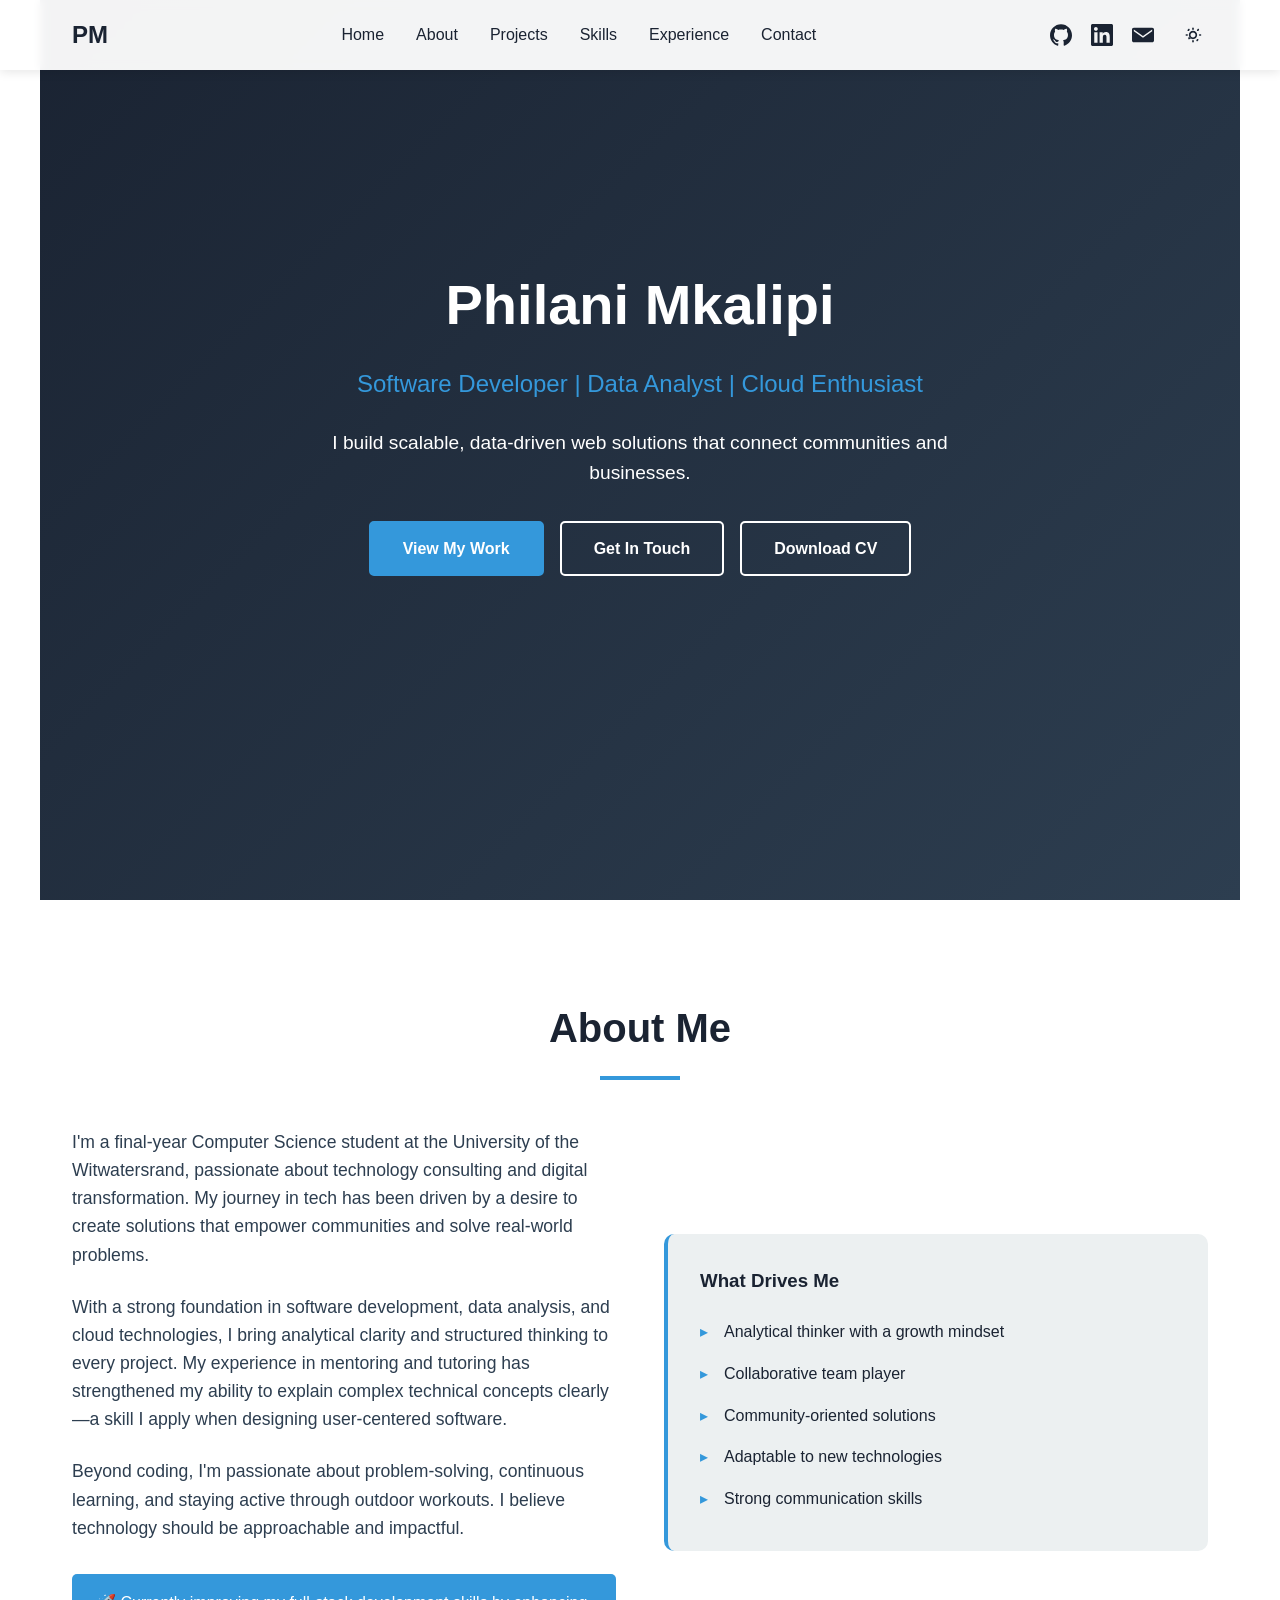
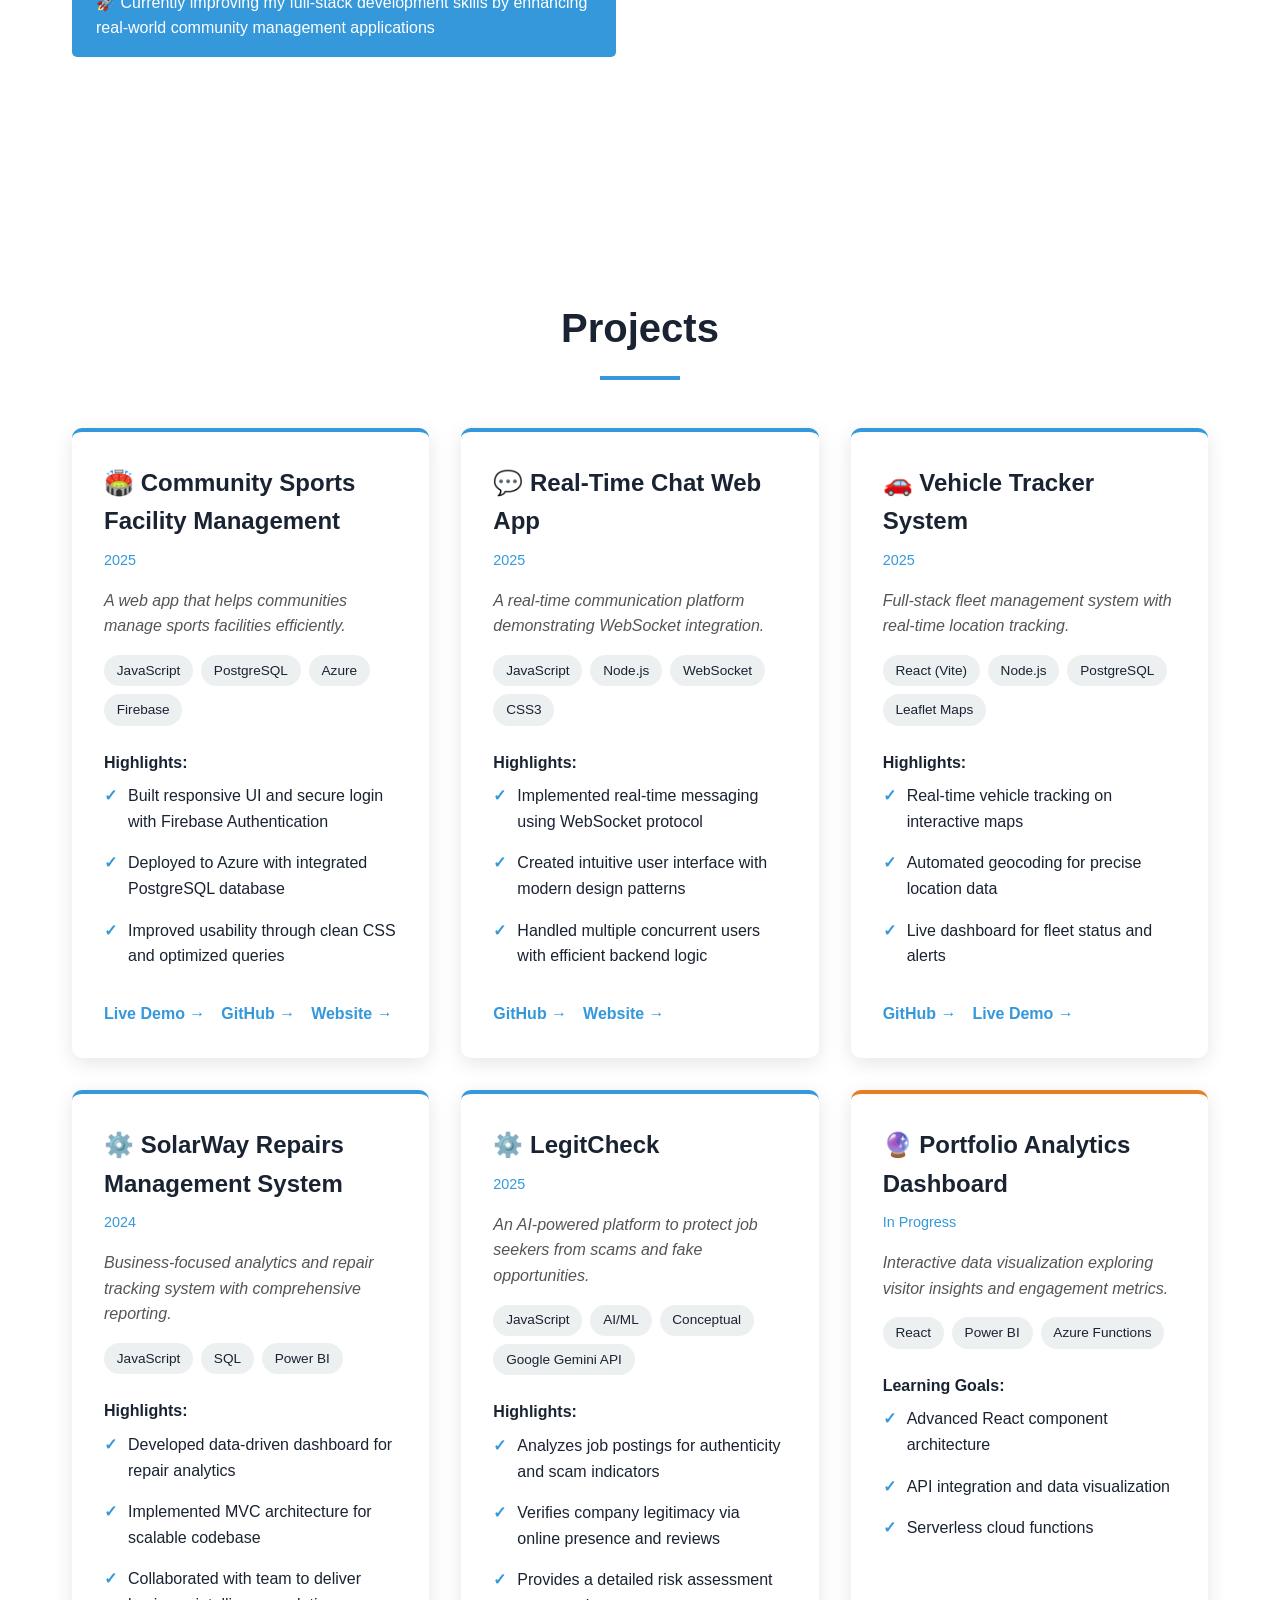
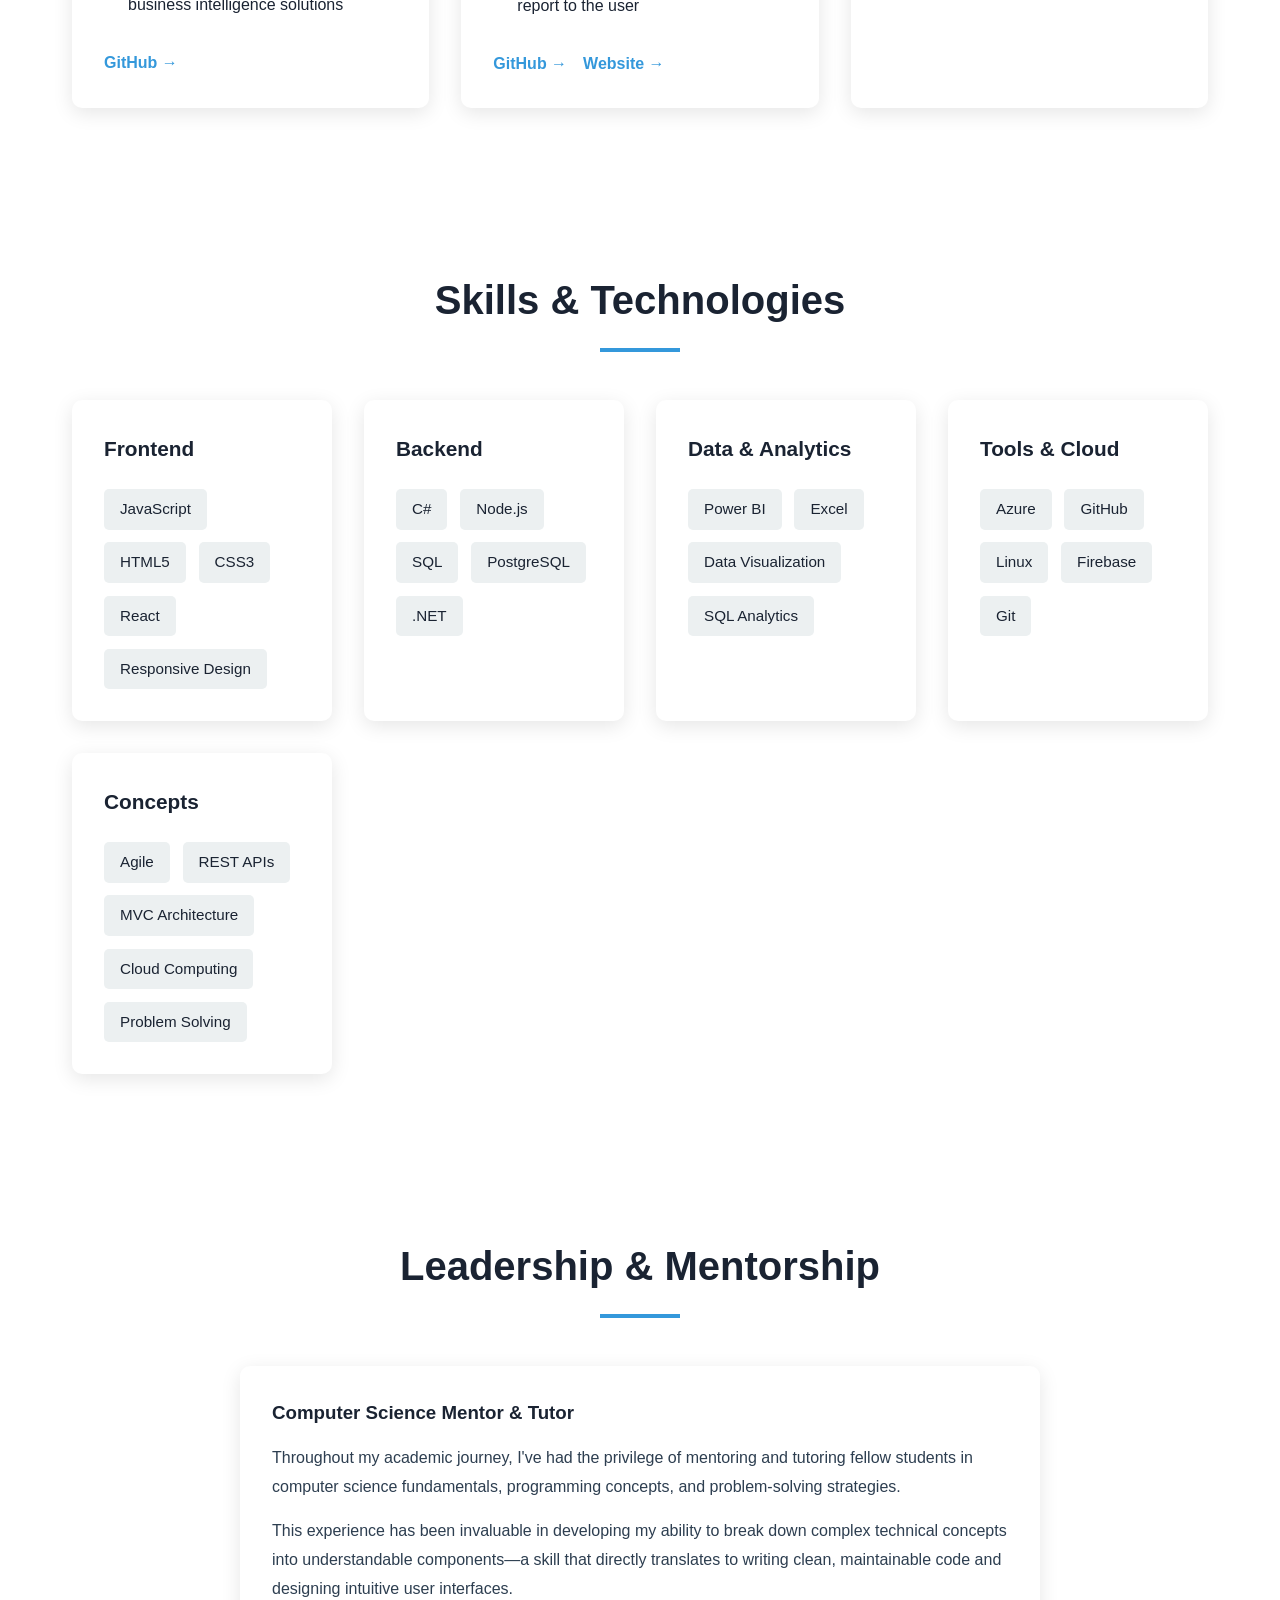
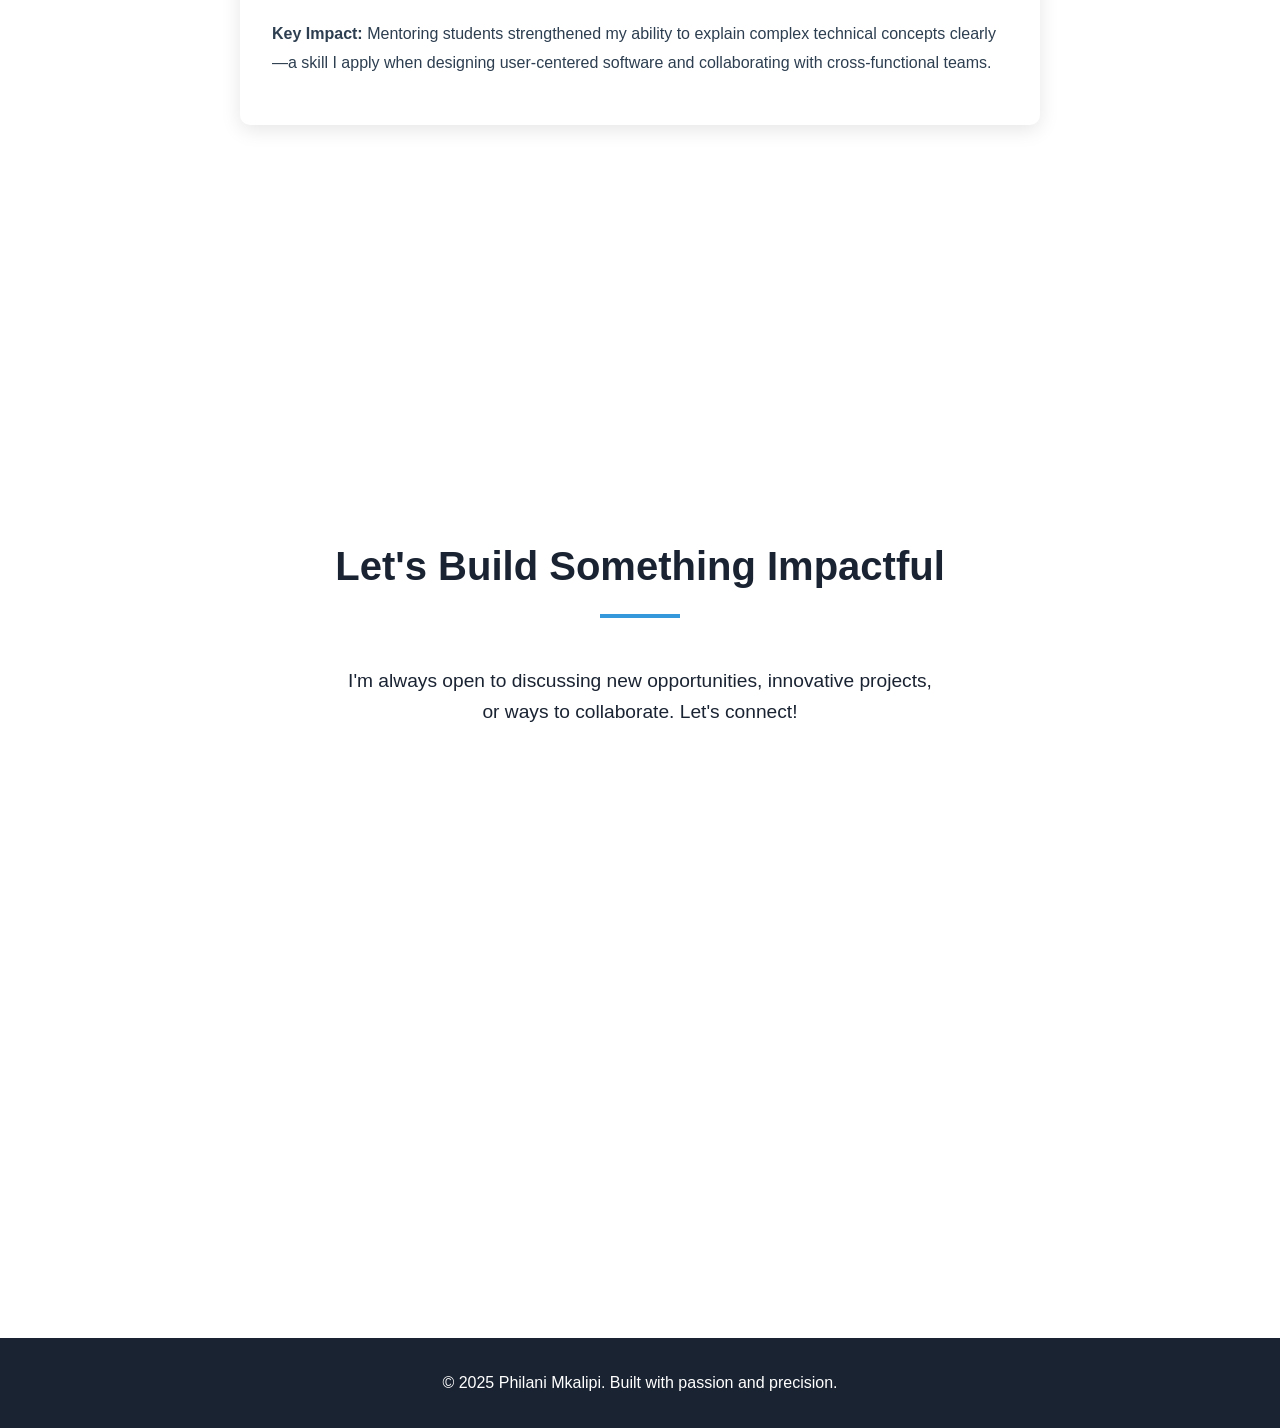
<file: index.html>
<!DOCTYPE html>
<html lang="en">
<head>
    <meta charset="UTF-8">
    <meta name="viewport" content="width=device-width, initial-scale=1.0">
    <title>Philani Mkalipi - Software Developer</title>
    <link rel="stylesheet" href="portfolio.css">
    <script src="portfolio.js" defer></script>
</head>
<body>
    <nav class="navbar">
        <div class="nav-container">
            <div class="logo">PM</div>
            <ul class="nav-links">
                <li><a href="#home">Home</a></li>
                <li><a href="#about">About</a></li>
                <li><a href="#projects">Projects</a></li>
                <li><a href="#skills">Skills</a></li>
                <li><a href="#experience">Experience</a></li>
                <li><a href="#contact">Contact</a></li>
            </ul>
            <!-- New Nav Controls -->
            <div class="nav-controls">
                <div class="social-links">
                    <a href="https://github.com/Philani101" target="_blank" aria-label="GitHub Profile">
                        <svg viewBox="0 0 24 24" xmlns="http://www.w3.org/2000/svg"><path d="M12 .297c-6.63 0-12 5.373-12 12 0 5.303 3.438 9.8 8.205 11.385.6.113.82-.258.82-.577 0-.285-.01-1.04-.015-2.04-3.338.724-4.042-1.61-4.042-1.61C4.422 18.07 3.633 17.7 3.633 17.7c-1.087-.744.084-.729.084-.729 1.205.084 1.838 1.236 1.838 1.236 1.07 1.835 2.809 1.305 3.495.998.108-.776.417-1.305.76-1.605-2.665-.3-5.466-1.332-5.466-5.93 0-1.31.465-2.38 1.235-3.22-.135-.303-.54-1.523.105-3.176 0 0 1.005-.322 3.3 1.23.96-.267 1.98-.399 3-.405 1.02.006 2.04.138 3 .405 2.28-1.552 3.285-1.23 3.285-1.23.645 1.653.24 2.873.12 3.176.765.84 1.23 1.91 1.23 3.22 0 4.61-2.805 5.625-5.475 5.92.42.36.81 1.096.81 2.22 0 1.606-.015 2.896-.015 3.286 0 .315.21.69.825.57C20.565 22.092 24 17.592 24 12.297 24 5.67 18.627.297 12 .297z"/></svg>
                    </a>
                    <a href="https://www.linkedin.com/in/philani-mkalipi-507024239" target="_blank" aria-label="LinkedIn Profile">
                        <svg viewBox="0 0 24 24" xmlns="http://www.w3.org/2000/svg"><path d="M20.447 20.452h-3.554v-5.569c0-1.328-.027-3.037-1.852-3.037-1.853 0-2.136 1.445-2.136 2.939v5.667H9.351V9h3.414v1.561h.046c.477-.9 1.637-1.85 3.37-1.85 3.601 0 4.267 2.37 4.267 5.455v6.286zM5.337 7.433c-1.144 0-2.063-.926-2.063-2.065 0-1.138.92-2.063 2.063-2.063 1.14 0 2.064.925 2.064 2.063 0 1.139-.925 2.065-2.064 2.065zm1.782 13.019H3.555V9h3.564v11.452zM22.225 0H1.771C.792 0 0 .774 0 1.729v20.542C0 23.227.792 24 1.771 24h20.451C23.2 24 24 23.227 24 22.271V1.729C24 .774 23.2 0 22.225 0z"/></svg>
                    </a>
                    <a href="mailto:philanimkalipi@gmail.com" aria-label="Send an Email">
                        <svg viewBox="0 0 24 24" xmlns="http://www.w3.org/2000/svg"><path d="M22 4H2C.9 4 0 4.9 0 6v12c0 1.1.9 2 2 2h20c1.1 0 2-.9 2-2V6c0-1.1-.9-2-2-2zm0 4l-10 7L2 8V6l10 7 10-7v2z"/></svg>
                    </a>
                </div>
                <button id="theme-toggle" class="theme-toggle-btn" aria-label="Toggle dark mode">
                    <svg class="icon-sun" viewBox="0 0 24 24" xmlns="http://www.w3.org/2000/svg"><path d="M12 9c-1.65 0-3 1.35-3 3s1.35 3 3 3 3-1.35 3-3-1.35-3-3-3zM12 17c-2.76 0-5-2.24-5-5s2.24-5 5-5 5 2.24 5 5-2.24 5-5 5zM12 3c-.55 0-1 .45-1 1v1c0 .55.45 1 1 1s1-.45 1-1V4c0-.55-.45-1-1-1zM19.07 4.93c-.39-.39-1.02-.39-1.41 0l-.71.71c-.39.39-.39 1.02 0 1.41.39.39 1.02.39 1.41 0l.71-.71c.39-.39.39-1.02 0-1.41zM21 11h-1c-.55 0-1 .45-1 1s.45 1 1 1h1c.55 0 1-.45 1-1s-.45-1-1-1zM18.36 16.95c-.39-.39-1.02-.39-1.41 0l-.71.71c-.39.39-.39 1.02 0 1.41.39.39 1.02.39 1.41 0l.71-.71c.39-.39.39-1.02 0-1.41zM13 19v1c0 .55-.45 1-1 1s-1-.45-1-1v-1c0-.55.45-1 1-1s1 .45 1 1zM6.36 16.95c.39.39 1.02.39 1.41 0l.71-.71c.39-.39.39-1.02 0-1.41-.39-.39-1.02-.39-1.41 0l-.71.71c-.39.39-.39-1.02 0-1.41zM5 13H4c-.55 0-1-.45-1-1s.45-1 1-1h1c.55 0 1 .45 1 1s-.45 1-1 1zM5.64 7.05c.39.39 1.02.39 1.41 0l.71-.71c.39-.39.39-1.02 0-1.41-.39-.39-1.02-.39-1.41 0l-.71.71c-.39.39-.39 1.02 0 1.41z"/></svg>
                    <svg class="icon-moon" viewBox="0 0 24 24" xmlns="http://www.w3.org/2000/svg"><path d="M9.37 2.69C4.93 3.99 1.5 8.09 1.5 13c0 4.41 3.59 8 8 8 3.53 0 6.47-2.31 7.6-5.5.17-.5-.09-1.06-.59-1.24-.5-.18-1.06.09-1.24.59-.83 2.22-2.94 3.65-5.27 3.65-3.03 0-5.5-2.47-5.5-5.5 0-2.84 2.17-5.18 4.95-5.47.53-.05 0.94-.5 0.94-1.04 0-.53-.42-0.98-.95-1.04z"/></svg>
                </button>
            </div>
        </div>
    </nav>

    <section id="home" class="hero">
        <h1>Philani Mkalipi</h1>
        <h2>Software Developer | Data Analyst | Cloud Enthusiast</h2>
        <p>I build scalable, data-driven web solutions that connect communities and businesses.</p>
        <div class="cta-buttons">
            <a href="#projects" class="btn btn-primary">View My Work</a>
            <a href="#contact" class="btn btn-secondary">Get In Touch</a>
            <a href="/images/My CV(recent-3).pdf" class="btn btn-secondary" download="Philani_Mkalipi_CV.pdf">Download CV</a>
        </div>
    </section>

    <section id="about">
        <h2 class="section-title">About Me</h2>
        <div class="about-content">
            <div class="about-text">
                <p>I'm a final-year Computer Science student at the University of the Witwatersrand, passionate about technology consulting and digital transformation. My journey in tech has been driven by a desire to create solutions that empower communities and solve real-world problems.</p>
                <p>With a strong foundation in software development, data analysis, and cloud technologies, I bring analytical clarity and structured thinking to every project. My experience in mentoring and tutoring has strengthened my ability to explain complex technical concepts clearly—a skill I apply when designing user-centered software.</p>
                <p>Beyond coding, I'm passionate about problem-solving, continuous learning, and staying active through outdoor workouts. I believe technology should be approachable and impactful.</p>
                <div class="currently-working">
                    🚀 Currently improving my full-stack development skills by enhancing real-world community management applications
                </div>
            </div>
            <div class="about-highlights">
                <h3>What Drives Me</h3>
                <ul>
                    <li>Analytical thinker with a growth mindset</li>
                    <li>Collaborative team player</li>
                    <li>Community-oriented solutions</li>
                    <li>Adaptable to new technologies</li>
                    <li>Strong communication skills</li>
                </ul>
            </div>
        </div>
    </section>

    <section id="projects">
        <h2 class="section-title">Projects</h2>
        <div class="projects-grid">
            <!-- Added data-bg-image and wrapped content in .project-content -->
            <div class="project-card" data-bg-image="/images/SportX_Logo.png">
                <div class="project-content">
                    <h3>🏟️ Community Sports Facility Management</h3>
                    <p class="project-year">2025</p>
                    <p class="project-tagline">A web app that helps communities manage sports facilities efficiently.</p>
                    <div class="project-stack">
                        <span class="tech-tag">JavaScript</span>
                        <span class="tech-tag">PostgreSQL</span>
                        <span class="tech-tag">Azure</span>
                        <span class="tech-tag">Firebase</span>
                    </div>
                    <div class="project-highlights">
                        <strong>Highlights:</strong>
                        <ul>
                            <li>Built responsive UI and secure login with Firebase Authentication</li>
                            <li>Deployed to Azure with integrated PostgreSQL database</li>
                            <li>Improved usability through clean CSS and optimized queries</li>
                        </ul>
                    </div>
                    <div class="project-links">
                        <a href="https://www.youtube.com/watch?v=jfMZiX79gh4" class="project-link">Live Demo →</a>
                        <a href="https://github.com/Shar-06/ProjectX_Dev_Hub" class="project-link">GitHub →</a>
                        <a href="https://sportx-dgd3ccama7ahh5aq.canadacentral-01.azurewebsites.net" class="project-link">Website →</a>
                    </div>
                </div>
            </div>

            <div class="project-card" data-bg-image="https://placehold.co/600x400/2ecc71/white?text=Real-Time+Chat+App">
                <div class="project-content">
                    <h3>💬 Real-Time Chat Web App</h3>
                    <p class="project-year">2025</p>
                    <p class="project-tagline">A real-time communication platform demonstrating WebSocket integration.</p>
                    <div class="project-stack">
                        <span class="tech-tag">JavaScript</span>
                        <span class="tech-tag">Node.js</span>
                        <span class="tech-tag">WebSocket</span>
                        <span class="tech-tag">CSS3</span>
                    </div>
                    <div class="project-highlights">
                        <strong>Highlights:</strong>
                        <ul>
                            <li>Implemented real-time messaging using WebSocket protocol</li>
                            <li>Created intuitive user interface with modern design patterns</li>
                            <li>Handled multiple concurrent users with efficient backend logic</li>
                        </ul>
                    </div>
                    <div class="project-links">
                        <a href="https://github.com/Philani101/Chat-App" class="project-link">GitHub →</a>
                        <a href="https://word-xchange.onrender.com/" class="project-link">Website →</a>
                    </div>
                </div>
            </div>

            <div class="project-card" data-bg-image="https://placehold.co/600x400/3498db/white?text=Vehicle+Tracker">
                <div class="project-content">
                    <h3>🚗 Vehicle Tracker System</h3>
                    <p class="project-year">2025</p>
                    <p class="project-tagline">Full-stack fleet management system with real-time location tracking.</p>
                    <div class="project-stack">
                        <span class="tech-tag">React (Vite)</span>
                        <span class="tech-tag">Node.js</span>
                        <span class="tech-tag">PostgreSQL</span>
                        <span class="tech-tag">Leaflet Maps</span>
                    </div>
                    <div class="project-highlights">
                        <strong>Highlights:</strong>
                        <ul>
                            <li>Real-time vehicle tracking on interactive maps</li>
                            <li>Automated geocoding for precise location data</li>
                            <li>Live dashboard for fleet status and alerts</li>
                        </ul>
                    </div>
                    <div class="project-links">
                        <a href="https://github.com/Philani101/vehicle_tracker" class="project-link">GitHub →</a>
                        <a href="https://vehicle-tracker-app-9f52.onrender.com/" class="project-link">Live Demo →</a>
                    </div>
                </div>
            </div>

            <div class="project-card" data-bg-image="/images/IS.jpg">
                <div class="project-content">
                    <h3>⚙️ SolarWay Repairs Management System</h3>
                    <p class="project-year">2024</p>
                    <p class="project-tagline">Business-focused analytics and repair tracking system with comprehensive reporting.</p>
                    <div class="project-stack">
                        <span class="tech-tag">JavaScript</span>
                        <span class="tech-tag">SQL</span>
                        <span class="tech-tag">Power BI</span>
                    </div>
                    <div class="project-highlights">
                        <strong>Highlights:</strong>
                        <ul>
                            <li>Developed data-driven dashboard for repair analytics</li>
                            <li>Implemented MVC architecture for scalable codebase</li>
                            <li>Collaborated with team to deliver business intelligence solutions</li>
                        </ul>
                    </div>
                    <div class="project-links">
                        <a href="https://github.com/Philani101/Information-Systems-SolarWay" class="project-link">GitHub →</a>
                    </div>
                </div>
            </div>

            <div class="project-card" data-bg-image="/images/legitcheck.png">
                <div class="project-content">
                    <h3>⚙️ LegitCheck</h3>
                    <p class="project-year">2025</p>
                    <p class="project-tagline">An AI-powered platform to protect job seekers from scams and fake opportunities.</p>
                    <div class="project-stack">
                        <span class="tech-tag">JavaScript</span>
                        <span class="tech-tag">AI/ML</span>
                        <span class="tech-tag">Conceptual</span>
                        <span class="tech-tag">Google Gemini API</span>
                    </div>
                    <div class="project-highlights">
                        <strong>Highlights:</strong>
                        <ul>
                            <li>Analyzes job postings for authenticity and scam indicators</li>
                            <li>Verifies company legitimacy via online presence and reviews</li>
                            <li>Provides a detailed risk assessment report to the user</li>
                        </ul>
                    </div>
                    <div class="project-links">
                        <a href="https://github.com/TheSkulkers/LegitCheck" class="project-link">GitHub →</a>
                        <a href="https://legitcheck-bdbmb4ajc9deh0ag.canadacentral-01.azurewebsites.net" class="project-link">Website →</a>
                    </div>
                </div>
            </div>

            <div class="project-card in-progress" data-bg-image="https://placehold.co/600x400/e67e22/white?text=Portfolio+Analytics">
                <div class="project-content">
                    <h3>🔮 Portfolio Analytics Dashboard</h3>
                    <p class="project-year">In Progress</p>
                    <p class="project-tagline">Interactive data visualization exploring visitor insights and engagement metrics.</p>
                    <div class="project-stack">
                        <span class="tech-tag">React</span>
                        <span class="tech-tag">Power BI</span>
                        <span class="tech-tag">Azure Functions</span>
                    </div>
                    <div class="project-highlights">
                        <strong>Learning Goals:</strong>
                        <ul>
                            <li>Advanced React component architecture</li>
                            <li>API integration and data visualization</li>
                            <li>Serverless cloud functions</li>
                        </ul>
                    </div>
                </div>
            </div>
        </div>
    </section>

    <section id="skills">
        <h2 class="section-title">Skills & Technologies</h2>
        <div class="skills-container">
            <div class="skill-category">
                <h3>Frontend</h3>
                <div class="skill-list">
                    <span class="skill-item">JavaScript</span>
                    <span class="skill-item">HTML5</span>
                    <span class="skill-item">CSS3</span>
                    <span class="skill-item">React</span>
                    <span class="skill-item">Responsive Design</span>
                </div>
            </div>
            <div class="skill-category">
                <h3>Backend</h3>
                <div class="skill-list">
                    <span class="skill-item">C#</span>
                    <span class="skill-item">Node.js</span>
                    <span class="skill-item">SQL</span>
                    <span class="skill-item">PostgreSQL</span>
                    <span class="skill-item">.NET</span>
                </div>
            </div>
            <div class="skill-category">
                <h3>Data & Analytics</h3>
                <div class="skill-list">
                    <span class="skill-item">Power BI</span>
                    <span class="skill-item">Excel</span>
                    <span class="skill-item">Data Visualization</span>
                    <span class="skill-item">SQL Analytics</span>
                </div>
            </div>
            <div class="skill-category">
                <h3>Tools & Cloud</h3>
                <div class="skill-list">
                    <span class="skill-item">Azure</span>
                    <span class="skill-item">GitHub</span>
                    <span class="skill-item">Linux</span>
                    <span class="skill-item">Firebase</span>
                    <span class="skill-item">Git</span>
                </div>
            </div>
            <div class="skill-category">
                <h3>Concepts</h3>
                <div class="skill-list">
                    <span class="skill-item">Agile</span>
                    <span class="skill-item">REST APIs</span>
                    <span class="skill-item">MVC Architecture</span>
                    <span class="skill-item">Cloud Computing</span>
                    <span class="skill-item">Problem Solving</span>
                </div>
            </div>
        </div>
    </section>

    <section id="experience">
        <h2 class="section-title">Leadership & Mentorship</h2>
        <div class="experience-container">
            <div class="experience-card">
                <h3>Computer Science Mentor & Tutor</h3>
                <p>Throughout my academic journey, I've had the privilege of mentoring and tutoring fellow students in computer science fundamentals, programming concepts, and problem-solving strategies.</p>
                <p>This experience has been invaluable in developing my ability to break down complex technical concepts into understandable components—a skill that directly translates to writing clean, maintainable code and designing intuitive user interfaces.</p>
                <p><strong>Key Impact:</strong> Mentoring students strengthened my ability to explain complex technical concepts clearly—a skill I apply when designing user-centered software and collaborating with cross-functional teams.</p>
            </div>
        </div>
    </section>

    <section id="contact" class="contact">
        <h2 class="section-title">Let's Build Something Impactful</h2>
        <div class="contact-content">
            <p style="font-size: 1.2rem; margin-bottom: 2rem;">I'm always open to discussing new opportunities, innovative projects, or ways to collaborate. Let's connect!</p>
            <!-- Removed the old contact-info div -->
        </div>
    </section>

    <footer>
        <p>&copy; 2025 Philani Mkalipi. Built with passion and precision.</p>
    </footer>
</body>
</html>
</file>
<file: portfolio.css>
* {
            margin: 0;
            padding: 0;
            box-sizing: border-box;
        }

        :root {
            /* Light Mode (Default) */
            --bg-primary: #ffffff;
            --bg-secondary: #ecf0f1;
            --bg-nav: rgba(255, 255, 255, 0.95);
            --text-primary: #1a2332;
            --text-secondary: #2d3e50;
            --text-hero: #ffffff;
            --hero-bg: linear-gradient(135deg, #1a2332 0%, #2d3e50 100%);
            --accent: #3498db;
            --accent-orange: #e67e22;
            --card-shadow: 0 5px 20px rgba(0,0,0,0.1);
            --card-hover-shadow: 0 10px 30px rgba(0,0,0,0.2);
            --nav-shadow: 0 2px 10px rgba(0,0,0,0.1);
            --icon-fill: #1a2332;
        }

        body.dark-mode {
            /* Dark Mode */
            --bg-primary: #0f172a; /* Darkest */
            --bg-secondary: #1e293b; /* Lighter dark */
            --bg-nav: rgba(15, 23, 42, 0.95); /* Darkest, semi-transparent */
            --text-primary: #f1f5f9; /* Lightest text */
            --text-secondary: #cbd5e1; /* Secondary text */
            --text-hero: #f1f5f9;
            --hero-bg: linear-gradient(135deg, #0f172a 0%, #1e293b 100%);
            --accent: #38bdf8; /* Brighter blue */
            --accent-orange: #f97316; /* Brighter orange */
            --card-shadow: 0 5px 20px rgba(0,0,0,0.3);
            --card-hover-shadow: 0 10px 30px rgba(0,0,0,0.5);
            --nav-shadow: 0 2px 10px rgba(0,0,0,0.4);
            --icon-fill: #f1f5f9;
        }

        body {
            font-family: 'Segoe UI', Tahoma, Geneva, Verdana, sans-serif;
            line-height: 1.6;
            background: var(--bg-primary);
            color: var(--text-primary);
            overflow-x: hidden;
            transition: background 0.3s ease, color 0.3s ease;
        }

        .navbar {
            position: fixed;
            top: 0;
            width: 100%;
            background: var(--bg-nav);
            backdrop-filter: blur(5px);
            box-shadow: var(--nav-shadow);
            z-index: 1000;
            transition: all 0.3s ease;
        }

        .nav-container {
            max-width: 1200px;
            margin: 0 auto;
            display: flex;
            justify-content: space-between;
            align-items: center;
            padding: 1rem 2rem;
        }

        .logo {
            font-size: 1.5rem;
            font-weight: bold;
            color: var(--text-primary);
            transition: color 0.3s;
        }

        .nav-links {
            display: flex;
            list-style: none;
            gap: 2rem;
        }

        .nav-links a {
            text-decoration: none;
            color: var(--text-primary);
            transition: color 0.3s;
        }

        .nav-links a:hover {
            color: var(--accent);
        }
        
        .nav-controls {
            display: flex;
            align-items: center;
            gap: 1.5rem;
        }

        .social-links {
            display: flex;
            gap: 1.2rem;
        }

        .social-links a {
            display: inline-block;
            line-height: 0;
        }

        .social-links svg {
            width: 22px;
            height: 22px;
            fill: var(--icon-fill);
            transition: fill 0.3s, transform 0.3s;
        }

        .social-links a:hover svg {
            fill: var(--accent);
            transform: scale(1.1);
        }

        .theme-toggle-btn {
            background: none;
            border: none;
            cursor: pointer;
            padding: 5px;
            border-radius: 50%;
            display: flex;
            align-items: center;
            justify-content: center;
            transition: background 0.3s;
        }
        
        .theme-toggle-btn:hover {
            background: var(--bg-secondary);
        }

        .theme-toggle-btn svg {
            width: 20px;
            height: 20px;
            fill: var(--icon-fill);
        }

        /* Toggle icon visibility */
        .theme-toggle-btn .icon-moon { display: none; }
        .theme-toggle-btn .icon-sun { display: block; }
        
        body.dark-mode .theme-toggle-btn .icon-moon { display: block; }
        body.dark-mode .theme-toggle-btn .icon-sun { display: none; }


        section {
            min-height: 100vh;
            padding: 6rem 2rem 4rem;
            max-width: 1200px;
            margin: 0 auto;
        }

        .hero {
            display: flex;
            flex-direction: column;
            justify-content: center;
            align-items: center;
            text-align: center;
            background: var(--hero-bg);
            color: var(--text-hero);
            padding-top: 0;
            min-height: 100vh;
            transition: background 0.3s;
        }

        .hero h1 {
            font-size: 3.5rem;
            margin-bottom: 1rem;
            animation: fadeInUp 1s ease;
        }

        .hero h2 {
            font-size: 1.5rem;
            font-weight: 300;
            margin-bottom: 1.5rem;
            color: var(--accent);
            animation: fadeInUp 1.2s ease;
        }

        .hero p {
            font-size: 1.2rem;
            max-width: 700px;
            margin-bottom: 2rem;
            animation: fadeInUp 1.4s ease;
        }

        .cta-buttons {
            display: flex;
            gap: 1rem;
            animation: fadeInUp 1.6s ease;
        }

        .btn {
            padding: 0.8rem 2rem;
            border-radius: 5px;
            text-decoration: none;
            font-weight: 600;
            transition: all 0.3s;
            display: inline-block;
        }

        .btn-primary {
            background: var(--accent);
            color: var(--text-hero);
            border: 2px solid var(--accent);
        }

        .btn-primary:hover {
            background: transparent;
            color: var(--text-hero);
            transform: translateY(-2px);
        }

        .btn-secondary {
            background: transparent;
            color: var(--text-hero);
            border: 2px solid var(--text-hero);
        }

        .btn-secondary:hover {
            background: var(--text-hero);
            color: var(--text-primary);
            transform: translateY(-2px);
        }

        @keyframes fadeInUp {
            from {
                opacity: 0;
                transform: translateY(30px);
            }
            to {
                opacity: 1;
                transform: translateY(0);
            }
        }

        .section-title {
            font-size: 2.5rem;
            margin-bottom: 3rem;
            text-align: center;
            position: relative;
        }

        .section-title::after {
            content: '';
            display: block;
            width: 80px;
            height: 4px;
            background: var(--accent);
            margin: 1rem auto;
        }

        .about-content {
            display: grid;
            grid-template-columns: 1fr 1fr;
            gap: 3rem;
            align-items: center;
        }

        .about-text p {
            margin-bottom: 1.5rem;
            font-size: 1.1rem;
            color: var(--text-secondary);
        }
        
        body.dark-mode .about-text p {
             color: var(--text-secondary);
        }

        .about-highlights {
            background: var(--bg-secondary);
            padding: 2rem;
            border-radius: 10px;
            border-left: 4px solid var(--accent);
            transition: background 0.3s;
        }

        .about-highlights h3 {
            margin-bottom: 1rem;
            color: var(--text-primary);
        }

        .about-highlights ul {
            list-style: none;
        }

        .about-highlights li {
            padding: 0.5rem 0;
            padding-left: 1.5rem;
            position: relative;
        }

        .about-highlights li::before {
            content: '▸';
            position: absolute;
            left: 0;
            color: var(--accent);
        }

        .currently-working {
            background: var(--accent);
            color: var(--text-hero);
            padding: 1rem 1.5rem;
            border-radius: 5px;
            margin-top: 2rem;
            font-weight: 500;
        }

        .projects-grid {
            display: grid;
            grid-template-columns: repeat(auto-fit, minmax(350px, 1fr));
            gap: 2rem;
        }

        .project-card {
            background: var(--bg-primary);
            border-radius: 10px;
            padding: 2rem;
            box-shadow: var(--card-shadow);
            border-top: 4px solid var(--accent);
            
            /* Styles for hover effect */
            background-size: cover;
            background-position: center;
            background-blend-mode: multiply;
            position: relative;
            overflow: hidden;
            transition: transform 0.3s, box-shadow 0.3s, background-color 0.4s ease;
        }

        .project-card:hover {
            transform: translateY(-10px);
            box-shadow: var(--card-hover-shadow);
            background-color: var(--text-secondary); /* This acts as the overlay */
        }
        
        .project-content {
             transition: color 0.4s ease;
        }

        .project-card:hover .project-content,
        .project-card:hover .project-content *,
        .project-card:hover .project-content .project-link {
            color: var(--text-hero) !important;
        }

        .project-card:hover .project-content .project-year {
            color: var(--accent) !important;
        }
        
        .project-card:hover .project-content .tech-tag {
            background: rgba(255, 255, 255, 0.2);
            color: var(--text-hero) !important;
        }

        .project-card:hover .project-content .project-link:hover {
            color: var(--accent) !important;
            text-shadow: 0 0 8px var(--accent);
        }

        .project-card h3 {
            color: var(--text-primary);
            margin-bottom: 0.5rem;
            font-size: 1.5rem;
        }

        .project-year {
            color: var(--accent);
            font-size: 0.9rem;
            margin-bottom: 1rem;
        }

        .project-tagline {
            font-style: italic;
            color: #555;
            margin-bottom: 1rem;
        }
        
        body.dark-mode .project-tagline {
            color: var(--text-secondary);
        }

        .project-stack {
            display: flex;
            flex-wrap: wrap;
            gap: 0.5rem;
            margin: 1rem 0;
        }

        .tech-tag {
            background: var(--bg-secondary);
            padding: 0.3rem 0.8rem;
            border-radius: 20px;
            font-size: 0.85rem;
            color: var(--text-primary);
            transition: background 0.3s, color 0.3s;
        }

        .project-highlights {
            margin: 1.5rem 0;
        }

        .project-highlights ul {
            list-style: none;
        }

        .project-highlights li {
            padding: 0.5rem 0;
            padding-left: 1.5rem;
            position: relative;
        }

        .project-highlights li::before {
            content: '✓';
            position: absolute;
            left: 0;
            color: var(--accent);
            font-weight: bold;
        }

        .project-links {
            display: flex;
            gap: 1rem;
            margin-top: 1.5rem;
        }

        .project-link {
            text-decoration: none;
            color: var(--accent);
            font-weight: 600;
            transition: color 0.3s;
        }

        .project-link:hover {
            color: var(--accent-orange);
        }

        .in-progress {
            border-top-color: var(--accent-orange);
        }

        .skills-container {
            display: grid;
            grid-template-columns: repeat(auto-fit, minmax(250px, 1fr));
            gap: 2rem;
        }

        .skill-category {
            background: var(--bg-primary);
            padding: 2rem;
            border-radius: 10px;
            box-shadow: var(--card-shadow);
            transition: background 0.3s, box-shadow 0.3s;
        }

        .skill-category h3 {
            color: var(--text-primary);
            margin-bottom: 1.5rem;
            font-size: 1.3rem;
        }

        .skill-list {
            display: flex;
            flex-wrap: wrap;
            gap: 0.8rem;
        }

        .skill-item {
            background: var(--bg-secondary);
            padding: 0.5rem 1rem;
            border-radius: 5px;
            font-size: 0.95rem;
            color: var(--text-primary);
            transition: background 0.3s, color 0.3s;
        }

        .experience-container {
            max-width: 800px;
            margin: 0 auto;
        }

        .experience-card {
            background: var(--bg-primary);
            padding: 2rem;
            border-radius: 10px;
            box-shadow: var(--card-shadow);
            margin-bottom: 2rem;
            transition: background 0.3s, box-shadow 0.3s;
        }

        .experience-card h3 {
            color: var(--text-primary);
            margin-bottom: 1rem;
        }

        .experience-card p {
            margin-bottom: 1rem;
            line-height: 1.8;
            color: var(--text-secondary);
        }
        
        body.dark-mode .experience-card p {
            color: var(--text-secondary);
        }

        .contact {
            text-align: center;
        }

        .contact-content {
            max-width: 600px;
            margin: 0 auto;
        }

        /* Removed .contact-info styles as links are now in navbar */

        footer {
            background: var(--text-primary);
            color: var(--bg-primary);
            text-align: center;
            padding: 2rem;
            transition: background 0.3s, color 0.3s;
        }
        
        body.dark-mode footer {
             background: #0f172a; /* Darkest */
             color: var(--text-primary);
        }

        @media (max-width: 768px) {
            .hero h1 {
                font-size: 2.5rem;
            }

            .about-content {
                grid-template-columns: 1fr;
            }

            .nav-links {
                /* Hide text links on mobile, or move to a hamburger menu */
                display: none; 
            }
            
            .nav-container {
                padding: 0.8rem 1rem;
            }
            
            .nav-controls {
                gap: 1rem;
            }
            
            .social-links svg {
                width: 20px;
                height: 20px;
            }
            
            .theme-toggle-btn svg {
                width: 18px;
                height: 18px;
            }

            .projects-grid {
                grid-template-columns: 1fr;
            }
        }
</file>
